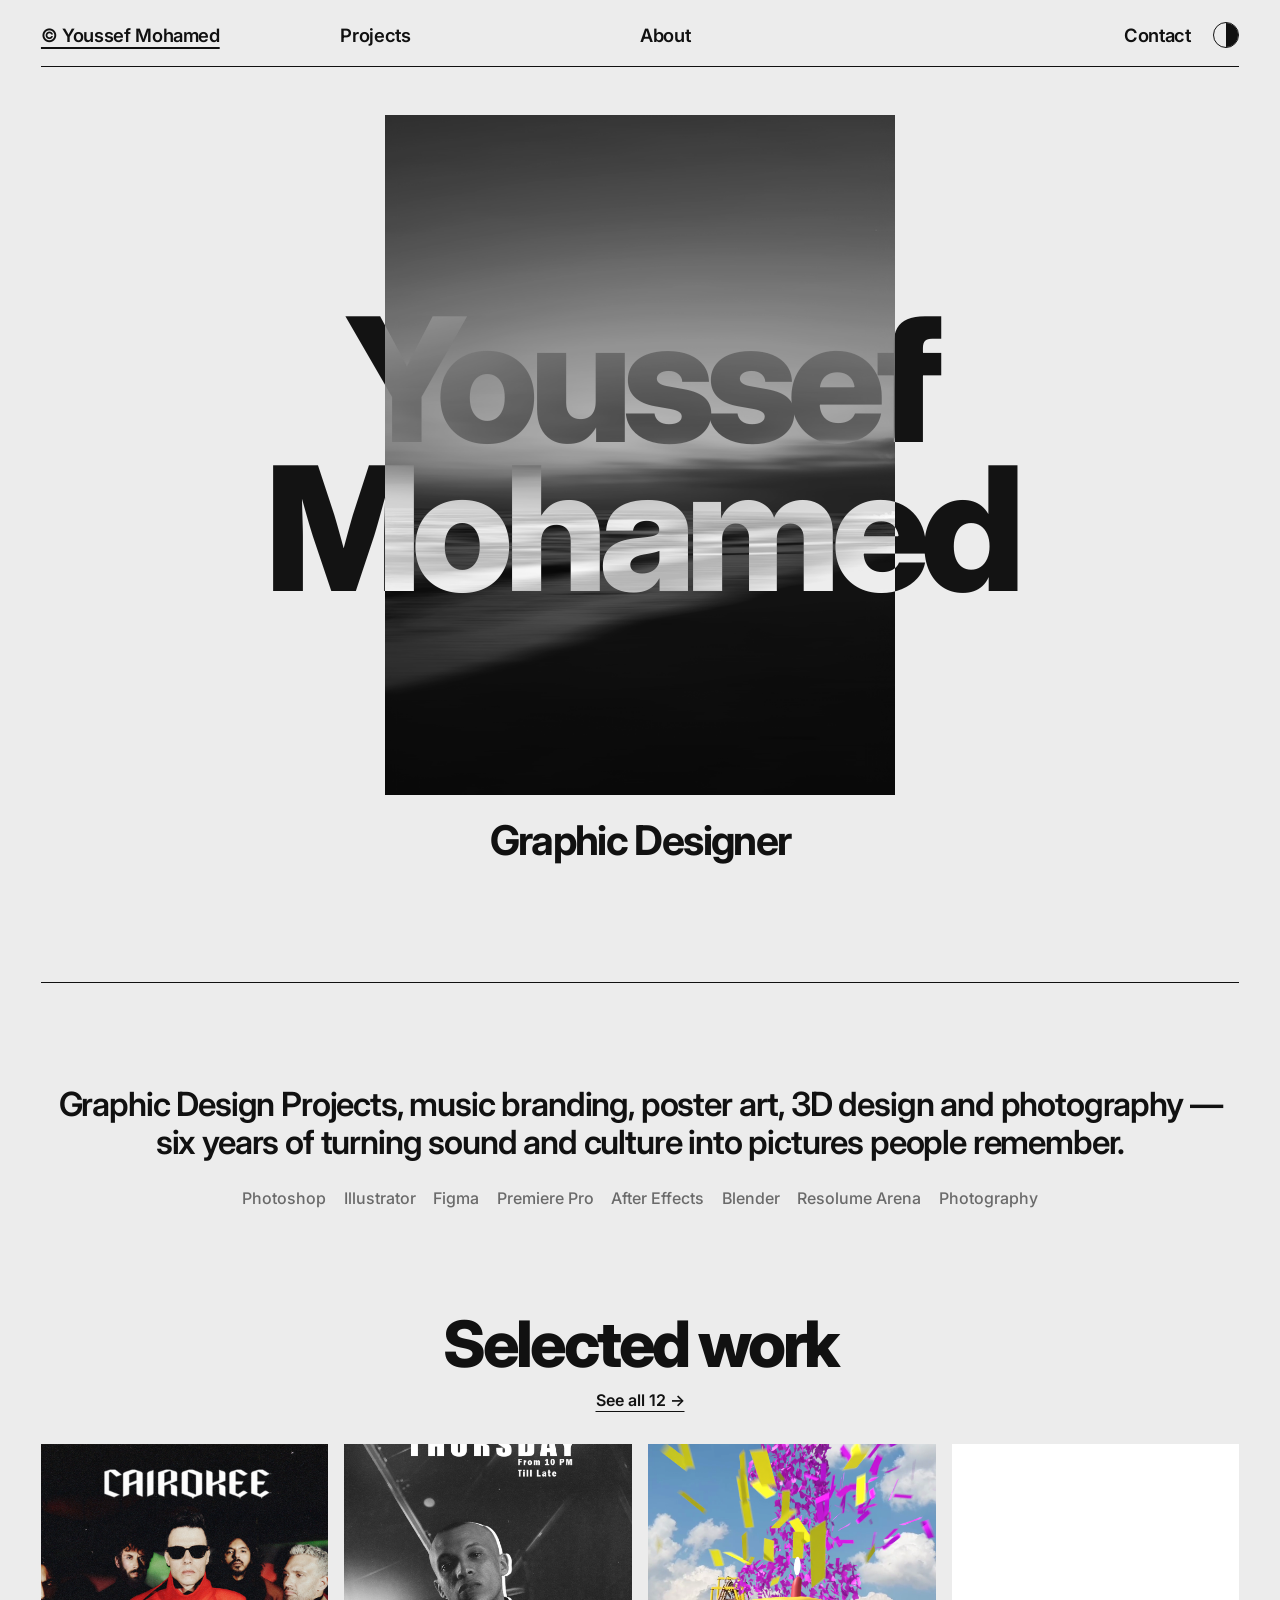
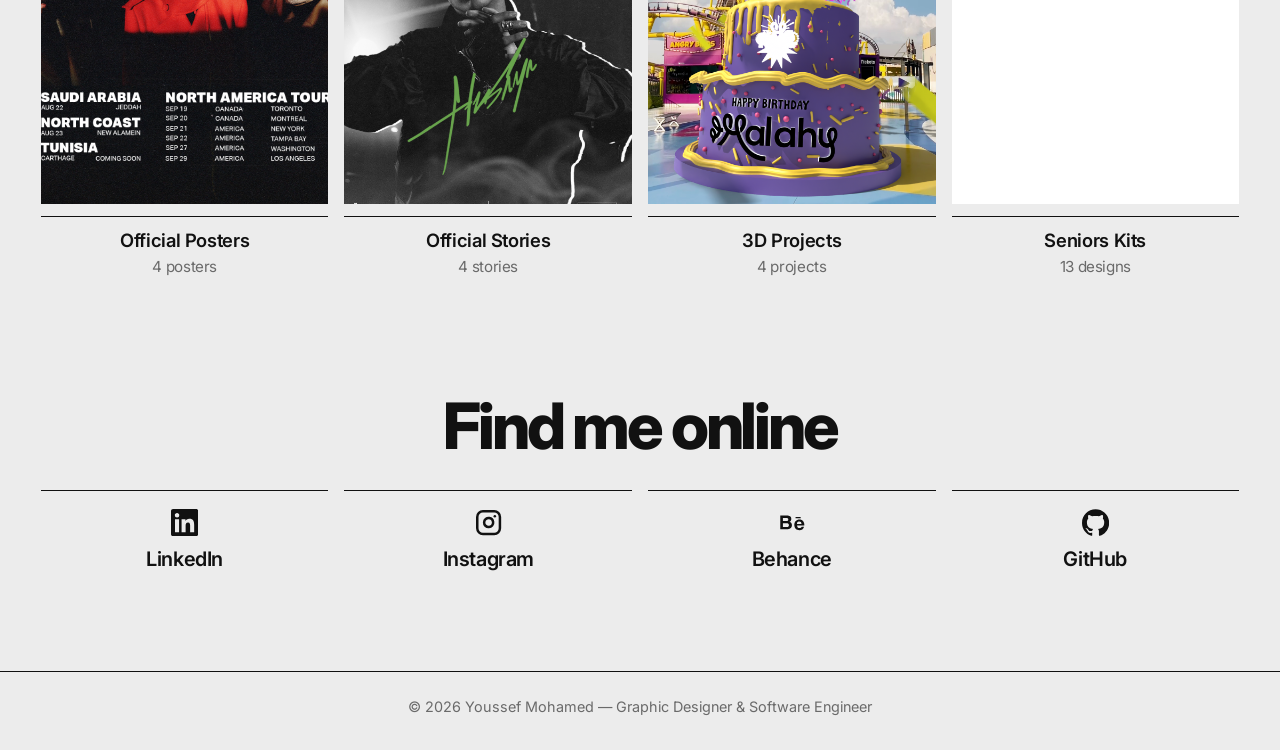
<file: index.html>
<!DOCTYPE html>
<html lang="en" class="no-js">
  <head>
    <meta charset="UTF-8">
    <meta name="viewport" content="width=device-width, initial-scale=1, viewport-fit=cover">
    <title>Youssef Mohamed — Graphic Designer &amp; Software Engineer</title>
    <meta
      name="description"
      content="Portfolio of Youssef Mohamed, a graphic designer and software engineer: posters, social content, 3D visuals, photography and brand work for artists and labels.">
    <meta name="theme-color" content="#ececec">
    <link rel="icon" href="favicon.svg" type="image/svg+xml">
    <link rel="canonical" href="https://youssefmohamedportfolio.vercel.app/">
    <meta property="og:type" content="website">
    <meta property="og:title" content="Youssef Mohamed — Graphic Designer &amp; Software Engineer">
    <meta
      property="og:description"
      content="Graphic design, software engineering, posters, social content, 3D visuals and photography.">
    <meta property="og:url" content="https://youssefmohamedportfolio.vercel.app/">
    <meta
      property="og:image"
      content="https://youssefmohamedportfolio.vercel.app/img/3d/render-03-thumb.webp">
    <meta name="twitter:card" content="summary_large_image">
    <link rel="preconnect" href="https://fonts.googleapis.com">
    <link rel="preconnect" href="https://fonts.gstatic.com" crossorigin>
    <link
      href="https://fonts.googleapis.com/css2?family=Inter:wght@400;500;600;700;800&amp;display=swap"
      rel="stylesheet">
    <script>
      try {
        var t = localStorage.getItem('ym-theme') || (matchMedia('(prefers-color-scheme: dark)').matches ? 'dark' : 'light');
        document.documentElement.setAttribute('data-theme', t);
      } catch (e) {}
    </script>
    <link rel="stylesheet" href="style.css">
    <script>
      document.documentElement.className = 'js';
    </script>
  </head>
  <body>
    <svg width="0" height="0" style="position:absolute" aria-hidden="true">
      <symbol id="i-linkedin" viewBox="0 0 24 24">
        <path
          fill="currentColor"
          d="M20.447 20.452H16.89v-5.569c0-1.328-.027-3.037-1.852-3.037-1.853 0-2.136
            1.445-2.136 2.939v5.667H9.351V9h3.414v1.561h.046c.477-.9 1.637-1.85 3.37-1.85
            3.601 0 4.267 2.37 4.267 5.455v6.286zM5.337 7.433a1.98 1.98 0
            01-1.977-1.98c0-1.093.885-1.98 1.977-1.98s1.977.887 1.977 1.98a1.98 1.98 0
            01-1.977 1.98zm1.782 13.019H3.555V9h3.564v11.452zM22.225 0H1.771C.792 0 0 .774 0
            1.729v20.542C0 23.227.792 24 1.771 24h20.451C23.2 24 24 23.227 24
            22.271V1.729C24 .774 23.2 0 22.222 0h.003z"/>
      </symbol>
      <symbol id="i-github" viewBox="0 0 24 24">
        <path
          fill="currentColor"
          d="M12 .297c-6.63 0-12 5.373-12 12 0 5.303 3.438 9.8 8.205
            11.385.6.113.82-.258.82-.577
            0-.285-.01-1.04-.015-2.04-3.338.724-4.042-1.61-4.042-1.61C4.422 18.07 3.633 17.7
            3.633 17.7c-1.087-.744.084-.729.084-.729 1.205.084 1.838 1.236 1.838 1.236 1.07
            1.835 2.809 1.305
            3.495.998.108-.776.417-1.305.76-1.605-2.665-.3-5.466-1.332-5.466-5.93
            0-1.31.465-2.38 1.235-3.22-.135-.303-.54-1.523.105-3.176 0 0 1.005-.322 3.3
            1.23.96-.267 1.98-.399 3-.405 1.02.006 2.04.138 3 .405 2.28-1.552 3.285-1.23
            3.285-1.23.645 1.653.24 2.873.12 3.176.765.84 1.23 1.91 1.23 3.22 0 4.61-2.805
            5.625-5.475 5.92.42.36.81 1.096.81 2.22 0 1.606-.015 2.896-.015 3.286 0
            .315.21.69.825.57C20.565 22.092 24 17.592 24 12.297c0-6.627-5.373-12-12-12"/>
      </symbol>
      <symbol id="i-behance" viewBox="0 0 24 24">
        <path
          fill="currentColor"
          d="M7.799 5.698c.589 0 1.12.051 1.606.156.482.107.894.28
            1.241.525.344.243.612.564.804.966.19.4.284.873.284 1.418 0 .608-.139 1.12-.418
            1.534-.28.412-.683.754-1.209 1.028.73.21 1.275.585 1.633 1.127.361.54.54
            1.191.54 1.955 0 .596-.12 1.113-.355 1.55-.237.436-.558.795-.963 1.078a4.24 4.24
            0 01-1.39.62 6.3 6.3 0 01-1.618.206H2V5.698h5.799zm-.29 4.998c.46 0 .836-.109
            1.128-.33.29-.22.437-.567.437-1.04 0-.27-.05-.492-.147-.67a1.12 1.12 0
            00-.394-.42 1.69 1.69 0 00-.58-.224 3.298 3.298 0
            00-.7-.07H4.341v2.754h3.168zm.157 5.237c.267 0
            .52-.027.758-.08.24-.054.45-.143.626-.267.178-.125.32-.292.424-.5.104-.211.156-.475.156-.795
            0-.632-.18-1.085-.535-1.357-.358-.271-.83-.407-1.415-.407H4.341v3.406h3.325zm9.768.378c.36.351.878.526
            1.555.526.484 0 .902-.12 1.255-.365.35-.244.566-.504.646-.782h2.15c-.343
            1.077-.87 1.845-1.575 2.303-.706.457-1.561.686-2.56.686-.695
            0-1.32-.111-1.877-.336a4.084 4.084 0 01-1.424-.962 4.38 4.38 0
            01-.907-1.488c-.214-.578-.32-1.212-.32-1.9 0-.666.109-1.288.326-1.868a4.44 4.44
            0 01.924-1.488 4.208 4.208 0 011.428-.982c.555-.236 1.167-.354 1.837-.354.748 0
            1.407.145 1.974.436.566.29 1.034.681 1.402 1.174.368.493.633 1.057.793
            1.693.162.635.214 1.3.159 1.993h-6.402c.031.763.25 1.302.616
            1.714zm2.706-4.737c-.29-.32-.744-.48-1.36-.48-.393 0-.72.066-.982.2a2.03 2.03 0
            00-.636.507 1.89 1.89 0 00-.34.657 2.926 2.926 0
            00-.107.679h4.046c-.086-.7-.332-1.243-.621-1.563zM15.5 7h4.5v1.2H15.5V7z"/>
      </symbol>
      <symbol id="i-instagram" viewBox="0 0 24 24">
        <g
          fill="none"
          stroke="currentColor"
          stroke-width="2.2"
          stroke-linecap="round"
          stroke-linejoin="round">
          <rect x="2" y="2" width="20" height="20" rx="5" ry="5"/>
          <path d="M16 11.37A4 4 0 1112.63 8 4 4 0 0116 11.37z"/>
          <line x1="17.5" y1="6.5" x2="17.51" y2="6.5"/>
        </g>
      </symbol>
      <symbol id="i-phone" viewBox="0 0 24 24">
        <path
          fill="none"
          stroke="currentColor"
          stroke-width="2.2"
          stroke-linecap="round"
          stroke-linejoin="round"
          d="M22 16.92v3a2 2 0 01-2.18 2 19.79 19.79 0 01-8.63-3.07A19.5 19.5 0 013.07
            11a19.79 19.79 0 01-3.07-8.67A2 2 0 012 .18h3a2 2 0 012 1.72c.127.96.361 1.903.7
            2.81a2 2 0 01-.45 2.11L6.09 7.91a16 16 0 006 6l1.27-1.27a2 2 0
            012.11-.45c.907.339 1.85.573 2.81.7A2 2 0 0122 14.92z"/>
      </symbol>
      <symbol id="i-email" viewBox="0 0 24 24">
        <g
          fill="none"
          stroke="currentColor"
          stroke-width="2.2"
          stroke-linecap="round"
          stroke-linejoin="round">
          <path d="M4 4h16c1.1 0 2 .9 2 2v12c0 1.1-.9 2-2 2H4c-1.1 0-2-.9-2-2V6c0-1.1.9-2 2-2z"/>
          <polyline points="22,6 12,13 2,6"/>
        </g>
      </symbol>
    </svg>
    <a class="skip" href="#main">Skip to content</a>
    <header class="hdr">
      <div class="wrap">
        <div class="hdr-in">
          <a href="#/" data-nav="home" aria-label="Youssef Mohamed — home">© Youssef Mohamed</a>
          <a class="nav-d" href="#/work" data-nav="work">Projects</a>
          <a class="nav-d" href="#/about" data-nav="about">About</a>
          <div class="hdr-right">
            <a class="nav-d" href="#/contact" data-nav="contact">Contact</a>
            <button class="theme-btn" id="theme" type="button" aria-label="Switch theme"></button>
            <button class="menu-btn" id="menu-btn" type="button" aria-expanded="false" aria-controls="menu">
              Menu
            </button>
          </div>
        </div>
      </div>
    </header>
    <div class="menu" id="menu" hidden>
      <div class="menu-top">
        <span>© Youssef Mohamed</span>
        <button type="button" id="menu-close">Close</button>
      </div>
      <nav class="menu-main" aria-label="Main">
        <a href="#/" data-nav="home">Home</a>
        <a href="#/work" data-nav="work">Projects</a>
        <a href="#/about" data-nav="about">About</a>
        <a href="#/contact" data-nav="contact">Contact</a>
      </nav>
      <nav class="menu-sub" aria-label="Collections">
        <span class="lbl">Projects</span>
        <a href="#/brands">Work Experience</a>
        <a href="#/posters">Official Posters</a>
        <a href="#/stories">Official Stories</a>
        <a href="#/social">Social Media Posts</a>
        <a href="#/artworks">Official Artworks</a>
        <a href="#/seniors">Seniors Kits</a>
        <a href="#/collab">Collaborations</a>
        <a href="#/3d">3D Projects</a>
        <a href="#/backscreen">Visuals Backscreen</a>
        <a href="#/exhibitions">Exhibitions</a>
        <a href="#/photography">Photography &amp; Editing</a>
        <a href="#/my-artworks">My Artworks</a>
      </nav>
    </div>
    <main id="main">
      <section
        class="view"
        id="view-home"
        data-title="Youssef Mohamed — Graphic Designer &amp; Software Engineer"
        aria-label="Home">
        <div class="wrap hero">
          <div class="hero-center">
            <div class="hero-panel">
              <img src="img/bw.png" alt="" fetchpriority="high" decoding="async">
            </div>
            <h1 id="h-home" tabindex="-1"><span>Youssef</span><span>Mohamed</span></h1>
          </div>
          <div class="hero-foot">
            <p class="role">
              <span class="sr">Graphic Designer, Software Engineer</span>
              <span class="tw" aria-hidden="true" data-text="Graphic Designer">Graphic Designer</span>
              <span class="tw" aria-hidden="true" data-text="Software Engineer">Software Engineer</span>
            </p>
          </div>
          <div class="intro">
            <span></span>
            <div>
              <p>
                Graphic Design Projects, music branding, poster art, 3D design and photography — six years of
                turning sound and culture into pictures people remember.
              </p>
              <ul class="tools" aria-label="Tools">
                <li>Photoshop</li>
                <li>Illustrator</li>
                <li>Figma</li>
                <li>Premiere Pro</li>
                <li>After Effects</li>
                <li>Blender</li>
                <li>Resolume Arena</li>
                <li>Photography</li>
              </ul>
            </div>
          </div>
          <div class="sec-head">
            <h2>Selected work</h2>
            <a class="more" href="#/work">See all 12 →</a>
          </div>
          <div class="tiles four">
            <a class="tile" href="#/posters">
              <div class="fig">
                <img
                  src="assets/cairoke_poster.jpg"
                  alt="Official Posters cover"
                  loading="lazy"
                  decoding="async">
              </div>
              <div class="tile-t"><span>Official Posters</span><small>4 posters</small></div>
            </a>
            <a class="tile" href="#/stories">
              <div class="fig">
                <img
                  src="img/stories/husayen_story.jpg"
                  alt="Official Stories cover"
                  loading="lazy"
                  decoding="async">
              </div>
              <div class="tile-t"><span>Official Stories</span><small>4 stories</small></div>
            </a>
            <a class="tile" href="#/3d">
              <div class="fig">
                <img
                  src="assets/3D/Render1.png"
                  alt="3D Projects cover"
                  loading="lazy"
                  decoding="async">
              </div>
              <div class="tile-t"><span>3D Projects</span><small>4 projects</small></div>
            </a>
            <a class="tile" href="#/seniors">
              <div class="fig contain">
                <img src="img/seniors/polo.png" alt="Seniors Kits cover" loading="lazy" decoding="async">
              </div>
              <div class="tile-t"><span>Seniors Kits</span><small>13 designs</small></div>
            </a>
          </div>
          <div class="connect reveal">
            <h2>Find me online</h2>
            <div class="connect-grid">
              <a href="https://linkedin.com/in/yusfmohamed" target="_blank" rel="noopener">
                <svg class="ic" aria-hidden="true">
                  <use href="#i-linkedin"/>
                </svg>
                <span>LinkedIn</span>
                <b aria-hidden="true">↗</b>
              </a>
              <a href="https://instagram.com/yusf4u" target="_blank" rel="noopener">
                <svg class="ic" aria-hidden="true">
                  <use href="#i-instagram"/>
                </svg>
                <span>Instagram</span>
                <b aria-hidden="true">↗</b>
              </a>
              <a href="https://behance.net/yusf4u" target="_blank" rel="noopener">
                <svg class="ic" aria-hidden="true">
                  <use href="#i-behance"/>
                </svg>
                <span>Behance</span>
                <b aria-hidden="true">↗</b>
              </a>
              <a href="https://github.com/yusfmohamed" target="_blank" rel="noopener">
                <svg class="ic" aria-hidden="true">
                  <use href="#i-github"/>
                </svg>
                <span>GitHub</span>
                <b aria-hidden="true">↗</b>
              </a>
            </div>
          </div>
        </div>
      </section>
      <section class="view" id="view-work" data-title="Projects" aria-labelledby="h-work">
        <div class="wrap">
          <header class="view-head">
            <h1 id="h-work" tabindex="-1">Projects</h1>
            <p class="lede">Pick a collection to explore it.</p>
            <div class="chips" role="group" aria-label="Filter projects">
              <button type="button" class="chip is-on" data-filter="all" aria-pressed="true">All</button>
              <button type="button" class="chip" data-filter="client" aria-pressed="false">
                Client Work
              </button>
              <button type="button" class="chip" data-filter="motion" aria-pressed="false">
                3D &amp; Motion
              </button>
              <button type="button" class="chip" data-filter="personal" aria-pressed="false">Personal</button>
            </div>
          </header>
          <div class="tiles">
            <div class="tile-wrap" data-tab="client">
              <a class="tile" href="#/brands">
                <div class="fig contain">
                  <img
                    src="img/brands/im-rubiks-thumb.webp"
                    alt="Work Experience cover"
                    loading="lazy"
                    decoding="async">
                </div>
                <div class="tile-t"><span>Work Experience</span><small>6 experiences</small></div>
              </a>
            </div>
            <div class="tile-wrap" data-tab="client">
              <a class="tile" href="#/posters">
                <div class="fig">
                  <img
                    src="assets/cairoke_poster.jpg"
                    alt="Official Posters cover"
                    loading="lazy"
                    decoding="async">
                </div>
                <div class="tile-t"><span>Official Posters</span><small>4 posters</small></div>
              </a>
            </div>
            <div class="tile-wrap" data-tab="client">
              <a class="tile" href="#/stories">
                <div class="fig">
                  <img
                    src="img/stories/husayen_story.jpg"
                    alt="Official Stories cover"
                    loading="lazy"
                    decoding="async">
                </div>
                <div class="tile-t"><span>Official Stories</span><small>4 stories</small></div>
              </a>
            </div>
            <div class="tile-wrap" data-tab="client">
              <a class="tile" href="#/social">
                <div class="fig">
                  <img src="img/social/01.png" alt="Social Media Posts cover" loading="lazy" decoding="async">
                </div>
                <div class="tile-t"><span>Social Media Posts</span><small>3 posts</small></div>
              </a>
            </div>
            <div class="tile-wrap" data-tab="client">
              <a class="tile" href="#/artworks">
                <div class="fig">
                  <img
                    src="assets/artworks/artwork3.jpg"
                    alt="Official Artworks cover"
                    loading="lazy"
                    decoding="async">
                </div>
                <div class="tile-t"><span>Official Artworks</span><small>6 artworks</small></div>
              </a>
            </div>
            <div class="tile-wrap" data-tab="client">
              <a class="tile" href="#/seniors">
                <div class="fig contain">
                  <img
                    src="img/seniors/polo.png"
                    alt="Seniors Kits cover"
                    loading="lazy"
                    decoding="async">
                </div>
                <div class="tile-t"><span>Seniors Kits</span><small>13 designs</small></div>
              </a>
            </div>
            <div class="tile-wrap" data-tab="client">
              <a class="tile" href="#/collab">
                <div class="fig">
                  <img
                    src="img/collab/snitch-thumb.webp"
                    alt="Collaborations cover"
                    loading="lazy"
                    decoding="async">
                </div>
                <div class="tile-t"><span>Collaborations</span><small>1 collaboration</small></div>
              </a>
            </div>
            <div class="tile-wrap" data-tab="motion">
              <a class="tile" href="#/3d">
                <div class="fig">
                  <img src="img/3d/Render1.png" alt="3D Projects cover" loading="lazy" decoding="async">
                </div>
                <div class="tile-t"><span>3D Projects</span><small>4 projects</small></div>
              </a>
            </div>
            <div class="tile-wrap" data-tab="motion">
              <a class="tile" href="#/backscreen">
                <div class="fig">
                  <img
                    src="assets/3D/visual.png"
                    alt="Visuals Backscreen cover"
                    loading="lazy"
                    decoding="async">
                </div>
                <div class="tile-t"><span>Visuals Backscreen</span><small>1 visual</small></div>
              </a>
            </div>
            <div class="tile-wrap" data-tab="personal">
              <a class="tile" href="#/exhibitions">
                <div class="fig">
                  <img
                    src="img/exhibitions/exhibition-01-thumb.webp"
                    alt="Exhibitions cover"
                    loading="lazy"
                    decoding="async">
                </div>
                <div class="tile-t"><span>Exhibitions</span><small>2 exhibitions</small></div>
              </a>
            </div>
            <div class="tile-wrap" data-tab="personal">
              <a class="tile" href="#/photography">
                <div class="fig">
                  <img
                    src="img/photography/01.jpeg"
                    alt="Photography &amp; Editing cover"
                    loading="lazy"
                    decoding="async">
                </div>
                <div class="tile-t"><span>Photography &amp; Editing</span><small>6 photos</small></div>
              </a>
            </div>
            <div class="tile-wrap" data-tab="personal">
              <a class="tile" href="#/my-artworks">
                <div class="fig">
                  <img src="img/my-artworks/art-07.webp" alt="My Artworks cover" loading="lazy" decoding="async">
                </div>
                <div class="tile-t"><span>My Artworks</span><small>11 artworks</small></div>
              </a>
            </div>
          </div>
        </div>
      </section>
      <section class="view" id="view-about" data-title="About" aria-labelledby="h-about">
        <div class="wrap">
          <header class="view-head">
            <h1 id="h-about" tabindex="-1">About</h1>
          </header>
          <p class="about-text">
            21-year-old Graphic Designer &amp; Software Engineering student at the Egyptian Chinese University.
            6+ years of hands-on experience in Adobe Photoshop, Illustrator, and a wide range of creative tools.
            Passionate about visual identity, music branding, poster art, 3D design, and photography.
          </p>
          <ul class="tools" aria-label="Tools">
            <li>Photoshop</li>
            <li>Illustrator</li>
            <li>Figma</li>
            <li>Premiere Pro</li>
            <li>After Effects</li>
            <li>Blender</li>
            <li>Resolume Arena</li>
            <li>Photography</li>
            <li>6 Years Exp.</li>
          </ul>
          <h2 class="stack-title">Tech stack</h2>
          <div class="stack">
            <div>
              <h3>Languages</h3>
              <ul>
                <li>C++</li>
                <li>Python</li>
                <li>OOP</li>
                <li>SQL</li>
              </ul>
            </div>
            <div>
              <h3>Web</h3>
              <ul>
                <li>HTML</li>
                <li>CSS</li>
                <li>JavaScript</li>
              </ul>
            </div>
            <div>
              <h3>Mobile</h3>
              <ul>
                <li>Flutter</li>
                <li>Expo</li>
                <li>React Native</li>
              </ul>
            </div>
            <div>
              <h3>UML Diagrams</h3>
              <ul>
                <li>Database Design</li>
                <li>UML Diagram fundamentals</li>
              </ul>
            </div>
          </div>
          <div style="margin-top:3rem;display:flex;flex-wrap:wrap;justify-content:center;gap:.8rem">
            <a class="btn solid" href="#/work">See the work</a>
            <a class="btn" href="#/contact">Contact me</a>
          </div>
        </div>
      </section>
      <section class="view" id="view-brands" data-title="Work Experience" aria-labelledby="h-brands">
        <div class="wrap">
          <nav class="crumbs" aria-label="Breadcrumb">
            <a href="#/work">All projects</a>
            <span>/</span>
            <span>Client Work</span>
          </nav>
          <header class="view-head">
            <h1 id="h-brands" tabindex="-1">Work Experience</h1>
            <p class="lede">
              Selected organizations and creative teams I have worked with, with the years of collaboration shown
              below.
            </p>
          </header>
          <ul class="gal g-sq">
            <li>
              <div class="fig sq contain">
                <a
                  class="lb"
                  href="img/brands/sout-sharq-thumb.webp"
                  data-caption="Sout Sharq"
                  aria-label="View larger: Sout Sharq">
                  <img
                    src="img/brands/sout-sharq-thumb.webp"
                    alt="Sout Sharq"
                    loading="lazy"
                    decoding="async">
                </a>
              </div>
              <p class="cap"><strong>Sout Sharq</strong><span>2022 – Present</span></p>
            </li>
            <li>
              <div class="fig sq contain">
                <a
                  class="lb"
                  href="img/brands/mtown-studios-thumb.webp"
                  data-caption="Mtown Studios"
                  aria-label="View larger: Mtown Studios">
                  <img
                    src="img/brands/mtown-studios-thumb.webp"
                    alt="Mtown Studios"
                    loading="lazy"
                    decoding="async">
                </a>
              </div>
              <p class="cap"><strong>Mtown Studios</strong><span>2022 – 2024</span></p>
            </li>
            <li>
              <div class="fig sq contain">
                <a
                  class="lb"
                  href="img/brands/im-rubiks-thumb.webp"
                  data-caption="IM Rubiks"
                  aria-label="View larger: IM Rubiks">
                  <img src="img/brands/im-rubiks-thumb.webp" alt="IM Rubiks" loading="lazy" decoding="async">
                </a>
              </div>
              <p class="cap"><strong>IM Rubiks</strong><span>2024 – 2025</span></p>
            </li>
            <li>
              <div class="fig sq contain">
                <a
                  class="lb"
                  href="img/brands/olyve-thumb.webp"
                  data-caption="OLYVE"
                  aria-label="View larger: OLYVE">
                  <img src="img/brands/olyve-thumb.webp" alt="OLYVE" loading="lazy" decoding="async">
                </a>
              </div>
              <p class="cap"><strong>OLYVE</strong><span>2025 – 2026</span></p>
            </li>
            <li>
              <div class="fig sq contain">
                <a
                  class="lb"
                  href="img/brands/buscar.webp.webp"
                  data-caption="Buscar Brand"
                  aria-label="View larger: Buscar Brand">
                  <img src="img/brands/buscar.webp.webp" alt="Buscar Brand" loading="lazy" decoding="async">
                </a>
              </div>
              <p class="cap"><strong>Buscar Brand</strong><span>Freelancing</span></p>
            </li>
            <li>
              <div class="fig sq contain">
                <a
                  class="lb"
                  href="img/brands/mga.png"
                  data-caption="MGA Events"
                  aria-label="View larger: MGA Events">
                  <img src="img/brands/mga.png" alt="MGA Events" loading="lazy" decoding="async">
                </a>
              </div>
              <p class="cap"><strong>MGA Events</strong><span>2026 – Present</span></p>
            </li>
          </ul>
          <nav class="pager" aria-label="More collections">
            <a href="#/my-artworks"><small>← Previous</small><strong>My Artworks</strong></a>
            <a class="next" href="#/posters"><small>Next →</small><strong>Official Posters</strong></a>
          </nav>
        </div>
      </section>
      <section class="view" id="view-posters" data-title="Official Posters" aria-labelledby="h-posters">
        <div class="wrap">
          <nav class="crumbs" aria-label="Breadcrumb">
            <a href="#/work">All projects</a>
            <span>/</span>
            <span>Client Work</span>
          </nav>
          <header class="view-head">
            <h1 id="h-posters" tabindex="-1">Official Posters</h1>
            <p class="lede">
              Official posters curated for brands and artists for their concerts, releases, and events — designed
              using Adobe Photoshop and Illustrator, combining strong typographic systems with cinematic visuals
              to capture the energy of each moment and drive real-world attendance and engagement.
            </p>
          </header>
          <ul class="gal g-sq">
            <li>
              <div class="fig sq">
                <a
                  class="lb"
                  href="img/posters/cairoke-thumb.webp"
                  data-caption="Cairoke poster"
                  aria-label="View larger: Cairoke poster">
                  <img
                    src="img/posters/cairoke-thumb.webp"
                    alt="Cairoke poster"
                    loading="lazy"
                    decoding="async">
                </a>
              </div>
            </li>
            <li>
              <div class="fig sq">
                <a
                  class="lb"
                  href="img/posters/mtown-thumb.webp"
                  data-caption="M-Town poster"
                  aria-label="View larger: M-Town poster">
                  <img src="img/posters/mtown-thumb.webp" alt="M-Town poster" loading="lazy" decoding="async">
                </a>
              </div>
            </li>
            <li>
              <div class="fig sq">
                <a
                  class="lb"
                  href="img/posters/husayen-thumb.webp"
                  data-caption="Husayen poster"
                  aria-label="View larger: Husayen poster">
                  <img
                    src="img/posters/husayen-thumb.webp"
                    alt="Husayen poster"
                    loading="lazy"
                    decoding="async">
                </a>
              </div>
            </li>
            <li>
              <div class="fig sq">
                <a
                  class="lb"
                  href="img/posters/young-amr-thumb.webp"
                  data-caption="Young Amr poster"
                  aria-label="View larger: Young Amr poster">
                  <img
                    src="img/posters/young-amr-thumb.webp"
                    alt="Young Amr poster"
                    loading="lazy"
                    decoding="async">
                </a>
              </div>
            </li>
          </ul>
          <nav class="pager" aria-label="More collections">
            <a href="#/brands"><small>← Previous</small><strong>Work Experience</strong></a>
            <a class="next" href="#/stories"><small>Next →</small><strong>Official Stories</strong></a>
          </nav>
        </div>
      </section>
      <section class="view" id="view-stories" data-title="Official Stories" aria-labelledby="h-stories">
        <div class="wrap">
          <nav class="crumbs" aria-label="Breadcrumb">
            <a href="#/work">All projects</a>
            <span>/</span>
            <span>Client Work</span>
          </nav>
          <header class="view-head">
            <h1 id="h-stories" tabindex="-1">Official Stories</h1>
            <p class="lede">
              Vertical story formats tailored for Instagram and social platforms — fast, punchy, and visually
              consistent with each artist's brand identity, crafted in Photoshop for maximum mobile-first impact.
            </p>
          </header>
          <ul class="gal g-st">
            <li>
              <div class="fig st">
                <a
                  class="lb"
                  href="img/stories/cairoke_story.png"
                  data-caption="Cairoke story"
                  aria-label="View larger: Cairoke story">
                  <img
                    src="img/stories/cairoke_story.png"
                    alt="Cairoke story"
                    loading="lazy"
                    decoding="async">
                </a>
              </div>
            </li>
            <li>
              <div class="fig st">
                <a
                  class="lb"
                  href="img/stories/story_poster.jpg"
                  data-caption="Story poster"
                  aria-label="View larger: Story poster">
                  <img src="img/stories/story_poster.jpg" alt="Story poster" loading="lazy" decoding="async">
                </a>
              </div>
            </li>
            <li>
              <div class="fig st">
                <a
                  class="lb"
                  href="img/stories/husayen_story.jpg"
                  data-caption="Husayen story"
                  aria-label="View larger: Husayen story">
                  <img
                    src="img/stories/husayen_story.jpg"
                    alt="Husayen story"
                    loading="lazy"
                    decoding="async">
                </a>
              </div>
            </li>
            <li>
              <div class="fig st">
                <a
                  class="lb"
                  href="img/stories/young_amr_story.jpg"
                  data-caption="Young Amr story"
                  aria-label="View larger: Young Amr story">
                  <img
                    src="img/stories/young_amr_story.jpg"
                    alt="Young Amr story"
                    loading="lazy"
                    decoding="async">
                </a>
              </div>
            </li>
          </ul>
          <nav class="pager" aria-label="More collections">
            <a href="#/posters"><small>← Previous</small><strong>Official Posters</strong></a>
            <a class="next" href="#/social"><small>Next →</small><strong>Social Media Posts</strong></a>
          </nav>
        </div>
      </section>
      <section class="view" id="view-social" data-title="Social Media Posts" aria-labelledby="h-social">
        <div class="wrap">
          <nav class="crumbs" aria-label="Breadcrumb">
            <a href="#/work">All projects</a>
            <span>/</span>
            <span>Client Work</span>
          </nav>
          <header class="view-head">
            <h1 id="h-social" tabindex="-1">Social Media Posts</h1>
            <p class="lede">
              A curated selection of social media content crafted for various artists and brands. Each post is
              designed to maximize visual impact on platforms like Instagram and Facebook — balancing strong
              typography, bold color choices, and brand-consistent aesthetics to drive engagement and online
              presence.
            </p>
          </header>
          <ul class="gal g-s3">
            <li>
              <div class="fig st">
                <a
                  class="lb"
                  href="img/social/01.png"
                  data-caption="Post 01"
                  aria-label="View larger: Post 01">
                  <img src="img/social/01.png" alt="Post 01" loading="lazy" decoding="async">
                </a>
              </div>
            </li>
            <li>
              <div class="fig st">
                <a
                  class="lb"
                  href="img/social/02.png"
                  data-caption="Post 02"
                  aria-label="View larger: Post 02">
                  <img src="img/social/02.png" alt="Post 02" loading="lazy" decoding="async">
                </a>
              </div>
            </li>
            <li>
              <div class="fig st">
                <a
                  class="lb"
                  href="img/social/03.jpg"
                  data-caption="Post 03"
                  aria-label="View larger: Post 03">
                  <img src="img/social/03.jpg" alt="Post 03" loading="lazy" decoding="async">
                </a>
              </div>
            </li>
          </ul>
          <nav class="pager" aria-label="More collections">
            <a href="#/stories"><small>← Previous</small><strong>Official Stories</strong></a>
            <a class="next" href="#/artworks"><small>Next →</small><strong>Official Artworks</strong></a>
          </nav>
        </div>
      </section>
      <section class="view" id="view-artworks" data-title="Official Artworks" aria-labelledby="h-artworks">
        <div class="wrap">
          <nav class="crumbs" aria-label="Breadcrumb">
            <a href="#/work">All projects</a>
            <span>/</span>
            <span>Client Work</span>
          </nav>
          <header class="view-head">
            <h1 id="h-artworks" tabindex="-1">Official Artworks</h1>
            <p class="lede">
              A collection of graphic artworks created for official releases — album covers, single artwork, and
              visual identity pieces produced in Adobe Photoshop and Illustrator for artists and labels.
            </p>
          </header>
          <ul class="gal g-sq">
            <li>
              <div class="fig sq">
                <a
                  class="lb"
                  href="img/artworks/artwork-01-thumb.webp"
                  data-caption="Official artwork 1"
                  aria-label="View larger: Official artwork 1">
                  <img
                    src="img/artworks/artwork-01-thumb.webp"
                    alt="Official artwork 1"
                    loading="lazy"
                    decoding="async">
                </a>
              </div>
            </li>
            <li>
              <div class="fig sq">
                <a
                  class="lb"
                  href="img/artworks/artwork-02-thumb.webp"
                  data-caption="Official artwork 2"
                  aria-label="View larger: Official artwork 2">
                  <img
                    src="img/artworks/artwork-02-thumb.webp"
                    alt="Official artwork 2"
                    loading="lazy"
                    decoding="async">
                </a>
              </div>
            </li>
            <li>
              <div class="fig sq">
                <a
                  class="lb"
                  href="img/artworks/artwork-03-thumb.webp"
                  data-caption="Official artwork 3"
                  aria-label="View larger: Official artwork 3">
                  <img
                    src="img/artworks/artwork-03-thumb.webp"
                    alt="Official artwork 3"
                    loading="lazy"
                    decoding="async">
                </a>
              </div>
            </li>
            <li>
              <div class="fig sq">
                <a
                  class="lb"
                  href="img/artworks/artwork-04-thumb.webp"
                  data-caption="Official artwork 4"
                  aria-label="View larger: Official artwork 4">
                  <img
                    src="img/artworks/artwork-04-thumb.webp"
                    alt="Official artwork 4"
                    loading="lazy"
                    decoding="async">
                </a>
              </div>
            </li>
            <li>
              <div class="fig sq">
                <a
                  class="lb"
                  href="img/artworks/artwork-07-thumb.webp"
                  data-caption="Official artwork 5"
                  aria-label="View larger: Official artwork 5">
                  <img
                    src="img/artworks/artwork-07-thumb.webp"
                    alt="Official artwork 5"
                    loading="lazy"
                    decoding="async">
                </a>
              </div>
            </li>
            <li>
              <div class="fig sq">
                <a
                  class="lb"
                  href="img/artworks/artwork-08-thumb.webp"
                  data-caption="Official artwork 6"
                  aria-label="View larger: Official artwork 6">
                  <img
                    src="img/artworks/artwork-08-thumb.webp"
                    alt="Official artwork 6"
                    loading="lazy"
                    decoding="async">
                </a>
              </div>
            </li>
          </ul>
          <nav class="pager" aria-label="More collections">
            <a href="#/social"><small>← Previous</small><strong>Social Media Posts</strong></a>
            <a class="next" href="#/seniors"><small>Next →</small><strong>Seniors Kits</strong></a>
          </nav>
        </div>
      </section>
      <section class="view" id="view-seniors" data-title="Seniors Kits" aria-labelledby="h-seniors">
        <div class="wrap">
          <nav class="crumbs" aria-label="Breadcrumb">
            <a href="#/work">All projects</a>
            <span>/</span>
            <span>Client Work</span>
          </nav>
          <header class="view-head">
            <h1 id="h-seniors" tabindex="-1">Seniors Kits</h1>
            <p class="lede">
              A full graduation kit design series — crafting cohesive visual packages
              for seniors including identity templates, banners, and keepsake designs using Adobe Photoshop and
              Illustrator.
            </p>
          </header>
          <div class="sen">
            <figure>
              <div class="fig sq contain">
                <a
                  class="lb"
                  href="img/seniors/Front-SIS.png"
                  data-caption="Seniors kit — T-shirt front"
                  aria-label="View larger: Seniors kit — T-shirt front">
                  <img
                    src="img/seniors/Front-SIS.png"
                    alt="Seniors kit — T-shirt front"
                    loading="lazy"
                    decoding="async">
                </a>
              </div>
              <div class="sen-label">
                <span>T-shirt — Front</span>
                <button type="button" data-scroll="sen-back">Back ↓</button>
              </div>
            </figure>
            <figure id="sen-back">
              <div class="fig sq contain">
                <a
                  class="lb"
                  href="img/seniors/Back-SIS.png"
                  data-caption="Seniors kit — T-shirt back"
                  aria-label="View larger: Seniors kit — T-shirt back">
                  <img
                    src="img/seniors/Back-SIS.png"
                    alt="Seniors kit — T-shirt back"
                    loading="lazy"
                    decoding="async">
                </a>
              </div>
              <div class="sen-label"><span>T-shirt — Back</span><span></span></div>
            </figure>
          </div>
          <h2 class="sen-more">More designs</h2>
          <ul class="gal g-sq">
            <li>
              <div class="fig sq contain">
                <a
                  class="lb"
                  href="img/seniors/FrontALS.jpg"
                  data-caption="Seniors kit design 01"
                  aria-label="View larger: Seniors kit design 01">
                  <img
                    src="img/seniors/FrontALS.jpg"
                    alt="Seniors kit design 01"
                    loading="lazy"
                    decoding="async">
                </a>
              </div>
            </li>
            <li>
              <div class="fig sq contain">
                <a
                  class="lb"
                  href="img/seniors/BackALS.jpg"
                  data-caption="Seniors kit design 02"
                  aria-label="View larger: Seniors kit design 02">
                  <img
                    src="img/seniors/BackALS.jpg"
                    alt="Seniors kit design 02"
                    loading="lazy"
                    decoding="async">
                </a>
              </div>
            </li>
            <li>
              <div class="fig sq contain">
                <a
                  class="lb"
                  href="img/seniors/JerseyALS.jpg"
                  data-caption="Seniors kit design 03"
                  aria-label="View larger: Seniors kit design 03">
                  <img
                    src="img/seniors/JerseyALS.jpg"
                    alt="Seniors kit design 03"
                    loading="lazy"
                    decoding="async">
                </a>
              </div>
            </li>
            <li>
              <div class="fig sq contain">
                <a
                  class="lb"
                  href="img/seniors/FrontGLS.jpg"
                  data-caption="Seniors kit design 04"
                  aria-label="View larger: Seniors kit design 04">
                  <img
                    src="img/seniors/FrontGLS.jpg"
                    alt="Seniors kit design 04"
                    loading="lazy"
                    decoding="async">
                </a>
              </div>
            </li>
            <li>
              <div class="fig sq contain">
                <a
                  class="lb"
                  href="img/seniors/BackGLS.jpg"
                  data-caption="Seniors kit design 05"
                  aria-label="View larger: Seniors kit design 05">
                  <img
                    src="img/seniors/BackGLS.jpg"
                    alt="Seniors kit design 05"
                    loading="lazy"
                    decoding="async">
                </a>
              </div>
            </li>
            <li>
              <div class="fig sq contain">
                <a
                  class="lb"
                  href="img/seniors/Jersey-BUC.png"
                  data-caption="Seniors kit design 07"
                  aria-label="View larger: Seniors kit design 07">
                  <img
                    src="img/seniors/Jersey-BUC.png"
                    alt="Seniors kit design 07"
                    loading="lazy"
                    decoding="async">
                </a>
              </div>
            </li>
            <li>
              <div class="fig sq contain">
                <a
                  class="lb"
                  href="img/seniors/FrontMEIS.jpg"
                  data-caption="Seniors kit design 08"
                  aria-label="View larger: Seniors kit design 08">
                  <img
                    src="img/seniors/FrontMEIS.jpg"
                    alt="Seniors kit design 08"
                    loading="lazy"
                    decoding="async">
                </a>
              </div>
            </li>
            <li>
              <div class="fig sq contain">
                <a
                  class="lb"
                  href="img/seniors/BackMEIS.jpg"
                  data-caption="Seniors kit design 09"
                  aria-label="View larger: Seniors kit design 09">
                  <img
                    src="img/seniors/BackMEIS.jpg"
                    alt="Seniors kit design 09"
                    loading="lazy"
                    decoding="async">
                </a>
              </div>
            </li>
            <li>
              <div class="fig sq contain">
                <a
                  class="lb"
                  href="img/seniors/senior-10-thumb.webp"
                  data-caption="Seniors kit design 10"
                  aria-label="View larger: Seniors kit design 10">
                  <img
                    src="img/seniors/senior-10-thumb.webp"
                    alt="Seniors kit design 10"
                    loading="lazy"
                    decoding="async">
                </a>
              </div>
            </li>
            <li>
              <div class="fig sq contain">
                <a
                  class="lb"
                  href="img/seniors/FrontRLS.jpg"
                  data-caption="Seniors kit design 11"
                  aria-label="View larger: Seniors kit design 11">
                  <img
                    src="img/seniors/FrontRLS.jpg"
                    alt="Seniors kit design 11"
                    loading="lazy"
                    decoding="async">
                </a>
              </div>
            </li>
            <li>
              <div class="fig sq contain">
                <a
                  class="lb"
                  href="img/seniors/BackRLS.jpg"
                  data-caption="Seniors kit — polo"
                  aria-label="View larger: Seniors kit — polo">
                  <img src="img/seniors/BackRLS.jpg" alt="Seniors kit — polo" loading="lazy" decoding="async">
                </a>
              </div>
            </li>
          <li>
              <div class="fig sq contain">
                <a
                  class="lb"
                  href="img/seniors/Hoodie-RLS.png"
                  data-caption="Seniors kit — polo"
                  aria-label="View larger: Seniors kit — polo">
                  <img src="img/seniors/Hoodie-RLS.png" alt="Seniors kit — polo" loading="lazy" decoding="async">
                </a>
              </div>
            </li>
          <li>
              <div class="fig sq contain">
                <a
                  class="lb"
                  href="img/seniors/FrontESC.jpg"
                  data-caption="Seniors kit — polo"
                  aria-label="View larger: Seniors kit — polo">
                  <img src="img/seniors/FrontESC.jpg" alt="Seniors kit — polo" loading="lazy" decoding="async">
                </a>
              </div>
            </li>
          <li>
              <div class="fig sq contain">
                <a
                  class="lb"
                  href="img/seniors/BackESC.jpg"
                  data-caption="Seniors kit — polo"
                  aria-label="View larger: Seniors kit — polo">
                  <img src="img/seniors/BackESC.jpg" alt="Seniors kit — polo" loading="lazy" decoding="async">
                </a>
              </div>
            </li>
          <li>
              <div class="fig sq contain">
                <a
                  class="lb"
                  href="img/seniors/HoodieESC.png"
                  data-caption="Seniors kit — polo"
                  aria-label="View larger: Seniors kit — polo">
                  <img src="img/seniors/HoodieESC.png" alt="Seniors kit — polo" loading="lazy" decoding="async">
                </a>
              </div>
            </li>
          <li>
              <div class="fig sq contain">
                <a
                  class="lb"
                  href="img/seniors/hoodieAZ.png"
                  data-caption="Seniors kit — polo"
                  aria-label="View larger: Seniors kit — polo">
                  <img src="img/seniors/hoodieAZ.png" alt="Seniors kit — polo" loading="lazy" decoding="async">
                </a>
              </div>
            </li>
           <li>
              <div class="fig sq contain">
                <a
                  class="lb"
                  href="img/seniors/HoodieSIS.png"
                  data-caption="Seniors kit — polo"
                  aria-label="View larger: Seniors kit — polo">
                  <img src="img/seniors/HoodieSIS.png" alt="Seniors kit — polo" loading="lazy" decoding="async">
                </a>
              </div>
            </li>
          </ul>
          <nav class="pager" aria-label="More collections">
            <a href="#/artworks"><small>← Previous</small><strong>Official Artworks</strong></a>
            <a class="next" href="#/collab"><small>Next →</small><strong>Collaborations</strong></a>
          </nav>
        </div>
      </section>
      <section class="view" id="view-collab" data-title="Collaborations" aria-labelledby="h-collab">
        <div class="wrap">
          <nav class="crumbs" aria-label="Breadcrumb">
            <a href="#/work">All projects</a>
            <span>/</span>
            <span>Client Work</span>
          </nav>
          <header class="view-head">
            <h1 id="h-collab" tabindex="-1">Collaborations</h1>
            <p class="lede">
              Collaborated with @marwnxo for Marwan Moussa — Snitch (Official Visualizer Video) released in 2022.
            </p>
          </header>
          <ul class="gal g-1">
            <li>
              <div class="fig wd">
                <a
                  class="lb"
                  href="img/collab/snitch-thumb.webp"
                  data-caption="Snitch visualizer — Marwan Moussa"
                  aria-label="View larger: Snitch visualizer — Marwan Moussa">
                  <img
                    src="img/collab/snitch-thumb.webp"
                    alt="Snitch visualizer — Marwan Moussa"
                    loading="lazy"
                    decoding="async">
                </a>
              </div>
            </li>
          </ul>
          <a
            class="btn solid collab-btn"
            href="https://youtu.be/YvSO_C6XwZ4?si=XqxBdUTgSkTjDhp9"
            target="_blank"
            rel="noopener">
            ▶ Watch the visualizer on YouTube
          </a>
          <nav class="pager" aria-label="More collections">
            <a href="#/seniors"><small>← Previous</small><strong>Seniors Kits</strong></a>
            <a class="next" href="#/3d"><small>Next →</small><strong>3D Projects</strong></a>
          </nav>
        </div>
      </section>
      <section class="view" id="view-3d" data-title="3D Projects" aria-labelledby="h-3d">
        <div class="wrap">
          <nav class="crumbs" aria-label="Breadcrumb">
            <a href="#/work">All projects</a>
            <span>/</span>
            <span>3D &amp; Motion</span>
          </nav>
          <header class="view-head">
            <h1 id="h-3d" tabindex="-1">3D Projects</h1>
            <p class="lede">
              Some of my official 3D projects crafted using Blender — spanning product CGI, logo animations, and
              motion renders. Each project combines 3D modeling, lighting, and compositing to produce cinematic-
              quality visuals for artists, brands, and live events.
            </p>
          </header>
          <ul class="gal g-st">
            <li>
              <div class="fig st">
                <a
                  class="lb"
                  href="img/3d/Render1.png"
                  data-caption="CGI For ElMalahy"
                  aria-label="View larger: CGI For ElMalahy">
                  <img src="img/3d/Render1.png" alt="CGI For ElMalahy" loading="lazy" decoding="async">
                </a>
              </div>
              <p class="cap">
                <strong>CGI For ElMalahy</strong>
                <a
                  class="watch"
                  href="https://www.instagram.com/reel/DAawdnnNGBM/"
                  target="_blank"
                  rel="noopener">
                  ▶ Watch
                </a>
              </p>
            </li>
            <li>
              <div class="fig st">
                <a
                  class="lb"
                  href="img/3d/render-02-thumb.webp"
                  data-caption="CGI 02"
                  aria-label="View larger: CGI 02">
                  <img src="img/3d/render-02-thumb.webp" alt="CGI 02" loading="lazy" decoding="async">
                </a>
              </div>
              <p class="cap">
                <strong>CGI 02</strong>
                <a
                  class="watch"
                  href="https://www.instagram.com/reel/DAQ794HtPtz/"
                  target="_blank"
                  rel="noopener">
                  ▶ Watch
                </a>
              </p>
            </li>
            <li>
              <div class="fig st">
                <a
                  class="lb"
                  href="img/3d/render-03-thumb.webp"
                  data-caption="CGI 03"
                  aria-label="View larger: CGI 03">
                  <img src="img/3d/render-03-thumb.webp" alt="CGI 03" loading="lazy" decoding="async">
                </a>
              </div>
              <p class="cap">
                <strong>CGI 03</strong>
                <a
                  class="watch"
                  href="https://www.instagram.com/reel/DM8cgzTND1q/"
                  target="_blank"
                  rel="noopener">
                  ▶ Watch
                </a>
              </p>
            </li>
            <li>
              <div class="fig st">
                <a
                  class="lb"
                  href="img/3d/render-04-thumb.webp"
                  data-caption="Logo 3D for SOUTSHARQ"
                  aria-label="View larger: Logo 3D for SOUTSHARQ">
                  <img
                    src="img/3d/render-04-thumb.webp"
                    alt="Logo 3D for SOUTSHARQ"
                    loading="lazy"
                    decoding="async">
                </a>
              </div>
              <p class="cap">
                <strong>Logo 3D for SOUTSHARQ</strong>
                <a
                  class="watch"
                  href="https://www.instagram.com/tv/CaYH5bjPho7/"
                  target="_blank"
                  rel="noopener">
                  ▶ Watch
                </a>
              </p>
            </li>
          </ul>
          <nav class="pager" aria-label="More collections">
            <a href="#/collab"><small>← Previous</small><strong>Collaborations</strong></a>
            <a class="next" href="#/backscreen"><small>Next →</small><strong>Visuals Backscreen</strong></a>
          </nav>
        </div>
      </section>
      <section
        class="view"
        id="view-backscreen"
        data-title="Visuals Backscreen"
        aria-labelledby="h-backscreen">
        <div class="wrap">
          <nav class="crumbs" aria-label="Breadcrumb">
            <a href="#/work">All projects</a>
            <span>/</span>
            <span>3D &amp; Motion</span>
          </nav>
          <header class="view-head">
            <h1 id="h-backscreen" tabindex="-1">Visuals Backscreen</h1>
            <p class="lede">
              Visual video content produced in 3D using Blender — designed to run as live backscreen projections
              during concerts and events, showcased and operated through Resolume Arena for real-time VJing and
              stage visual performance.
            </p>
          </header>
          <ul class="gal g-1">
            <li>
              <div class="fig wd">
                <a
                  class="lb"
                  href="img/backscreen/visual-01-thumb.webp"
                  data-caption="Visual backscreen 01"
                  aria-label="View larger: Visual backscreen 01">
                  <img
                    src="img/backscreen/visual-01-thumb.webp"
                    alt="Visual backscreen 01"
                    loading="lazy"
                    decoding="async">
                </a>
              </div>
            </li>
          </ul>
          <nav class="pager" aria-label="More collections">
            <a href="#/3d"><small>← Previous</small><strong>3D Projects</strong></a>
            <a class="next" href="#/exhibitions"><small>Next →</small><strong>Exhibitions</strong></a>
          </nav>
        </div>
      </section>
      <section class="view" id="view-exhibitions" data-title="Exhibitions" aria-labelledby="h-exhibitions">
        <div class="wrap">
          <nav class="crumbs" aria-label="Breadcrumb">
            <a href="#/work">All projects</a>
            <span>/</span>
            <span>Personal</span>
          </nav>
          <header class="view-head">
            <h1 id="h-exhibitions" tabindex="-1">Exhibitions</h1>
            <p class="lede">
              Selected works displayed in physical exhibitions across the region — from Dubai to Cairo —
              showcasing printed artwork and photography that bridges digital creativity with tangible, gallery-
              level presentation.
            </p>
          </header>
          <ul class="gal g-ex">
            <li>
              <div class="fig nat">
                <a
                  class="lb"
                  href="img/exhibitions/exhibition-01-thumb.webp"
                  data-caption="Exhibition 01"
                  aria-label="View larger: Exhibition 01">
                  <img
                    src="img/exhibitions/exhibition-01-thumb.webp"
                    alt="Exhibition 01"
                    loading="lazy"
                    decoding="async">
                </a>
              </div>
              <p class="cap">
                <strong>Exhibition 01</strong>
                <span>Zeman Awwal Exhibition — Dubai Mall, Emirates – 2021</span>
              </p>
            </li>
            <li>
              <div class="fig nat">
                <a
                  class="lb"
                  href="img/exhibitions/exhibition-02-thumb.webp"
                  data-caption="Exhibition 02"
                  aria-label="View larger: Exhibition 02">
                  <img
                    src="img/exhibitions/exhibition-02-thumb.webp"
                    alt="Exhibition 02"
                    loading="lazy"
                    decoding="async">
                </a>
              </div>
              <p class="cap">
                <strong>Exhibition 02</strong>
                <span>Bedoun NEQAT Exhibition — Cairo, Egypt – 2021</span>
              </p>
            </li>
          </ul>
          <nav class="pager" aria-label="More collections">
            <a href="#/backscreen"><small>← Previous</small><strong>Visuals Backscreen</strong></a>
            <a class="next" href="#/photography">
              <small>Next →</small>
              <strong>Photography &amp; Editing</strong>
            </a>
          </nav>
        </div>
      </section>
      <section
        class="view"
        id="view-photography"
        data-title="Photography &amp; Editing"
        aria-labelledby="h-photography">
        <div class="wrap">
          <nav class="crumbs" aria-label="Breadcrumb">
            <a href="#/work">All projects</a>
            <span>/</span>
            <span>Personal</span>
          </nav>
          <header class="view-head">
            <h1 id="h-photography" tabindex="-1">Photography &amp; Editing</h1>
            <p class="lede">
              Some of my photography content shot on a Digi Cam, iPhone, and rented professional cameras —
              covering concerts, portraits, and street moments, with post-processing and color grading handled in
              Adobe Photoshop.
            </p>
          </header>
          <ul class="gal g-nat">
            <li>
              <div class="fig nat">
                <a
                  class="lb"
                  href="img/photography/01.jpeg"
                  data-caption="Photograph 1"
                  aria-label="View larger: Photograph 1">
                  <img src="img/photography/01.jpeg" alt="Photograph 1" loading="lazy" decoding="async">
                </a>
              </div>
            </li>
            <li>
              <div class="fig nat">
                <a
                  class="lb"
                  href="img/photography/02.jpeg"
                  data-caption="Photograph 2"
                  aria-label="View larger: Photograph 2">
                  <img src="img/photography/02.jpeg" alt="Photograph 2" loading="lazy" decoding="async">
                </a>
              </div>
            </li>
            <li>
              <div class="fig nat">
                <a
                  class="lb"
                  href="img/photography/03.jpeg"
                  data-caption="Photograph 3"
                  aria-label="View larger: Photograph 3">
                  <img src="img/photography/03.jpeg" alt="Photograph 3" loading="lazy" decoding="async">
                </a>
              </div>
            </li>
            <li>
              <div class="fig nat">
                <a
                  class="lb"
                  href="img/photography/04.jpeg"
                  data-caption="Photograph 4"
                  aria-label="View larger: Photograph 4">
                  <img src="img/photography/04.jpeg" alt="Photograph 4" loading="lazy" decoding="async">
                </a>
              </div>
            </li>
            <li>
              <div class="fig nat">
                <a
                  class="lb"
                  href="img/photography/05.jpeg"
                  data-caption="Photograph 5"
                  aria-label="View larger: Photograph 5">
                  <img src="img/photography/05.jpeg" alt="Photograph 5" loading="lazy" decoding="async">
                </a>
              </div>
            </li>
            <li>
              <div class="fig nat">
                <a
                  class="lb"
                  href="img/photography/06.jpeg"
                  data-caption="Photograph 6"
                  aria-label="View larger: Photograph 6">
                  <img src="img/photography/06.jpeg" alt="Photograph 6" loading="lazy" decoding="async">
                </a>
              </div>
            </li>
          </ul>
          <nav class="pager" aria-label="More collections">
            <a href="#/exhibitions"><small>← Previous</small><strong>Exhibitions</strong></a>
            <a class="next" href="#/my-artworks"><small>Next →</small><strong>My Artworks</strong></a>
          </nav>
        </div>
      </section>
      <section class="view" id="view-my-artworks" data-title="My Artworks" aria-labelledby="h-my-artworks">
        <div class="wrap">
          <nav class="crumbs" aria-label="Breadcrumb">
            <a href="#/work">All projects</a>
            <span>/</span>
            <span>Personal</span>
          </nav>
          <header class="view-head">
            <h1 id="h-my-artworks" tabindex="-1">My Artworks</h1>
            <p class="lede">
              That's some of my artworks that have been showcased widely, printed and for sale — a personal
              collection of graphic pieces blending raw visual energy, and street-level culture into printed art
              that lives beyond the screen.
            </p>
          </header>
          <ul class="gal g-nat">
            <li>
              <div class="fig nat">
                <a
                  class="lb"
                  href="img/my-artworks/art-07-thumb.webp"
                  data-caption="Artwork 7"
                  aria-label="View larger: Artwork 7">
                  <img
                    src="img/my-artworks/art-07-thumb.webp"
                    alt="Artwork 7"
                    loading="lazy"
                    decoding="async">
                </a>
              </div>
            </li>
            <li>
              <div class="fig nat">
                <a
                  class="lb"
                  href="img/my-artworks/art-06-thumb.webp"
                  data-caption="Artwork 6"
                  aria-label="View larger: Artwork 6">
                  <img
                    src="img/my-artworks/art-06-thumb.webp"
                    alt="Artwork 6"
                    loading="lazy"
                    decoding="async">
                </a>
              </div>
            </li>
            <li>
              <div class="fig nat">
                <a
                  class="lb"
                  href="img/my-artworks/art-05-thumb.webp"
                  data-caption="Artwork 5"
                  aria-label="View larger: Artwork 5">
                  <img
                    src="img/my-artworks/art-05-thumb.webp"
                    alt="Artwork 5"
                    loading="lazy"
                    decoding="async">
                </a>
              </div>
            </li>
            <li>
              <div class="fig nat">
                <a
                  class="lb"
                  href="img/my-artworks/art-01-thumb.webp"
                  data-caption="Artwork 1"
                  aria-label="View larger: Artwork 1">
                  <img
                    src="img/my-artworks/art-01-thumb.webp"
                    alt="Artwork 1"
                    loading="lazy"
                    decoding="async">
                </a>
              </div>
            </li>
            <li>
              <div class="fig nat">
                <a
                  class="lb"
                  href="img/my-artworks/art-02-thumb.webp"
                  data-caption="Artwork 2"
                  aria-label="View larger: Artwork 2">
                  <img
                    src="img/my-artworks/art-02-thumb.webp"
                    alt="Artwork 2"
                    loading="lazy"
                    decoding="async">
                </a>
              </div>
            </li>
            <li>
              <div class="fig nat">
                <a
                  class="lb"
                  href="img/my-artworks/art-03-thumb.webp"
                  data-caption="Artwork 3"
                  aria-label="View larger: Artwork 3">
                  <img
                    src="img/my-artworks/art-03-thumb.webp"
                    alt="Artwork 3"
                    loading="lazy"
                    decoding="async">
                </a>
              </div>
            </li>
            <li>
              <div class="fig nat">
                <a
                  class="lb"
                  href="img/my-artworks/art-04-thumb.webp"
                  data-caption="Artwork 4"
                  aria-label="View larger: Artwork 4">
                  <img
                    src="img/my-artworks/art-04-thumb.webp"
                    alt="Artwork 4"
                    loading="lazy"
                    decoding="async">
                </a>
              </div>
            </li>
            <li>
              <div class="fig nat">
                <a
                  class="lb"
                  href="img/my-artworks/art-08-thumb.webp"
                  data-caption="Artwork 8"
                  aria-label="View larger: Artwork 8">
                  <img
                    src="img/my-artworks/art-08-thumb.webp"
                    alt="Artwork 8"
                    loading="lazy"
                    decoding="async">
                </a>
              </div>
            </li>
            <li>
              <div class="fig nat">
                <a
                  class="lb"
                  href="img/my-artworks/art-09-thumb.webp"
                  data-caption="Artwork 9"
                  aria-label="View larger: Artwork 9">
                  <img
                    src="img/my-artworks/art-09-thumb.webp"
                    alt="Artwork 9"
                    loading="lazy"
                    decoding="async">
                </a>
              </div>
            </li>
          <li>
              <div class="fig nat">
                <a
                  class="lb"
                  href="img/artworks/artwork09.png"
                  data-caption="Artwork 9"
                  aria-label="View larger: Artwork 9">
                  <img
                    src="img/artworks/artwork09.png"
                    alt="Artwork 9"
                    loading="lazy"
                    decoding="async">
                </a>
              </div>
            </li>
                  <li>
              <div class="fig nat">
                <a
                  class="lb"
                  href="img/artworks/artwork10.webp"
                  data-caption="Artwork 10"
                  aria-label="View larger: Artwork 10">
                  <img
                    src="img/artworks/artwork10.webp"
                    alt="Artwork 10"
                    loading="lazy"
                    decoding="async">
                </a>
              </div>
            </li>
          </ul>
          <nav class="pager" aria-label="More collections">
            <a href="#/photography"><small>← Previous</small><strong>Photography &amp; Editing</strong></a>
            <a class="next" href="#/brands"><small>Next →</small><strong>Work Experience</strong></a>
          </nav>
        </div>
      </section>
      <section class="view" id="view-contact" data-title="Contact" aria-labelledby="h-contact">
        <div class="wrap">
          <header class="view-head">
            <h1 id="h-contact" tabindex="-1">Let's work together</h1>
            <p class="lede">
              Posters, branding, 3D, visuals — send a message or find me on the platforms below.
            </p>
          </header>
          <div class="rows">
            <a class="row" href="tel:+201000703564">
              <small>
                <svg class="ic" aria-hidden="true">
                  <use href="#i-phone"/>
                </svg>
                Phone
              </small>
              <b>+20 01000703564</b>
              <span aria-hidden="true">↗</span>
            </a>
            <a class="row" href="mailto:yucifmohamed@gmail.com">
              <small>
                <svg class="ic" aria-hidden="true">
                  <use href="#i-email"/>
                </svg>
                Email
              </small>
              <b>yucifmohamed@gmail.com</b>
              <span aria-hidden="true">↗</span>
            </a>
            <a class="row" href="https://instagram.com/yusf4u" target="_blank" rel="noopener">
              <small>
                <svg class="ic" aria-hidden="true">
                  <use href="#i-instagram"/>
                </svg>
                Instagram
              </small>
              <b>@yusf4u</b>
              <span aria-hidden="true">↗</span>
            </a>
            <a class="row" href="https://behance.net/yusf4u" target="_blank" rel="noopener">
              <small>
                <svg class="ic" aria-hidden="true">
                  <use href="#i-behance"/>
                </svg>
                Behance
              </small>
              <b>yusf4u</b>
              <span aria-hidden="true">↗</span>
            </a>
            <a class="row" href="https://linkedin.com/in/yusfmohamed" target="_blank" rel="noopener">
              <small>
                <svg class="ic" aria-hidden="true">
                  <use href="#i-linkedin"/>
                </svg>
                LinkedIn
              </small>
              <b>yusfmohamed</b>
              <span aria-hidden="true">↗</span>
            </a>
            <a class="row" href="https://github.com/yusfmohamed" target="_blank" rel="noopener">
              <small>
                <svg class="ic" aria-hidden="true">
                  <use href="#i-github"/>
                </svg>
                GitHub
              </small>
              <b>yusfmohamed</b>
              <span aria-hidden="true">↗</span>
            </a>
          </div>
        </div>
      </section>
    </main>
    <footer class="wrap foot">
      <p>© <span id="year">2026</span> Youssef Mohamed — Graphic Designer &amp; Software Engineer</p>
    </footer>
    <div class="lightbox" id="lightbox" role="dialog" aria-modal="true" aria-label="Image viewer" hidden>
      <button class="lb-btn lb-close" type="button" aria-label="Close">✕</button>
      <button class="lb-btn lb-prev" type="button" aria-label="Previous image">‹</button>
      <button class="lb-btn lb-next" type="button" aria-label="Next image">›</button>
      <figure class="lb-stage">
        <img id="lb-img" alt="">
        <figcaption><span id="lb-cap"></span><span id="lb-count"></span></figcaption>
      </figure>
    </div>
    <script src="app.js" defer></script>
  </body>
</html>
</file>
<file: style.css>
/* Youssef Mohamed — portfolio. Black & white editorial style.
   Replaces BOTH old style.css and theme.css. Light + dark, laptop + phone. */

:root {
  --bg: #ececec; --ink: #111; --muted: #6a6a6a; --line: #111; --soft: #dadada; --red: #e5392b;
  --pad: clamp(1rem, 3.2vw, 3.75rem);
  --font: 'Inter', 'Helvetica Neue', Helvetica, Arial, sans-serif;
  color-scheme: light;
}
:root[data-theme="dark"] { --bg: #0e0e0e; --ink: #f2f2f2; --muted: #9a9a9a; --line: #f2f2f2; --soft: #1c1c1c; color-scheme: dark; }

*, *::before, *::after { box-sizing: border-box; }
html { -webkit-text-size-adjust: 100%; scroll-padding-top: 5.5rem; }
body { margin: 0; background: var(--bg); color: var(--ink); font-family: var(--font); font-size: 16px; line-height: 1.5; -webkit-font-smoothing: antialiased; }
img { display: block; max-width: 100%; }
a { color: inherit; text-decoration: none; -webkit-tap-highlight-color: transparent; }
ul { list-style: none; margin: 0; padding: 0; }
h1, h2, h3, p, figure { margin: 0; }
button { font: inherit; color: inherit; background: none; border: 0; padding: 0; cursor: pointer; }
:focus-visible { outline: 2px solid var(--red); outline-offset: 3px; }
[hidden] { display: none !important; }
body.menu-open, body.lb-open { overflow: hidden; }

.wrap { width: 100%; max-width: 1920px; margin-inline: auto; padding-inline: var(--pad); }
.skip { position: absolute; left: 1rem; top: -4rem; z-index: 200; background: var(--ink); color: var(--bg); padding: .6rem 1rem; }
.skip:focus { top: 1rem; }

/* ───── header ───── */
.hdr { position: sticky; top: 0; z-index: 50; background: var(--bg); }
.hdr-in { display: grid; grid-template-columns: repeat(4, 1fr); align-items: center; padding: 1.35rem 0 1.05rem; border-bottom: 1.5px solid var(--line); font-weight: 600; font-size: 1.15rem; letter-spacing: -.02em; }
.hdr-in a[aria-current="page"] { text-decoration: underline; text-underline-offset: 5px; text-decoration-thickness: 2px; }
.hdr-right { display: flex; justify-content: flex-end; align-items: center; gap: 1.4rem; }
.theme-btn { width: 26px; height: 26px; border: 1.5px solid var(--ink); border-radius: 50%; position: relative; overflow: hidden; flex: none; }
.theme-btn::after { content: ""; position: absolute; inset: 0 0 0 50%; background: var(--ink); }
.menu-btn { display: none; font-weight: 600; }

/* ───── mobile menu overlay ───── */
.menu { position: fixed; inset: 0; z-index: 60; background: var(--bg); overflow-y: auto; padding: 0 var(--pad) 3rem; }
.menu-top { display: flex; justify-content: space-between; align-items: center; padding: 1.35rem 0 1.05rem; border-bottom: 1.5px solid var(--line); font-weight: 600; font-size: 1.15rem; }
.menu-main a { display: block; font-size: clamp(2.6rem, 14vw, 5rem); font-weight: 700; letter-spacing: -.045em; line-height: 1.05; padding: .35rem 0; }
.menu-main { margin-top: 1.5rem; }
.menu-sub { margin-top: 1.75rem; padding-top: 1rem; border-top: 1.5px solid var(--line); display: grid; grid-template-columns: 1fr 1fr; gap: .15rem 1rem; font-size: 1rem; font-weight: 500; }
.menu-sub a { padding: .45rem 0; }
.menu-sub .lbl { grid-column: 1 / -1; color: var(--muted); font-size: .8rem; letter-spacing: .1em; text-transform: uppercase; padding-top: .5rem; }

/* ───── views ───── */
.js .view { display: none; }
.js .view.is-active { display: block; animation: fade .3s ease; }
@keyframes fade { from { opacity: 0; } }
.view { padding-bottom: 5rem; }
.view h1:focus { outline: none; }

/* ───── buttons ───── */
.btn { display: inline-block; border: 1.5px solid var(--ink); padding: .8rem 1.5rem; font-weight: 600; letter-spacing: -.01em; transition: background .2s, color .2s; }
.btn.solid { background: var(--ink); color: var(--bg); }
@media (hover: hover) { .btn:hover { background: var(--ink); color: var(--bg); } .btn.solid:hover { background: transparent; color: var(--ink); } }

/* ───── hero ───── */
.hero { padding-top: clamp(1.5rem, 4vw, 3rem); }
.hero-center { position: relative; display: grid; place-items: center; min-height: clamp(520px, calc(100svh - 220px), 860px); }
.hero-panel { position: absolute; top: 0; bottom: 0; left: 50%; translate: -50% 0; aspect-ratio: 3 / 4; height: 100%; max-height: 800px; background: #000; overflow: hidden; }
.hero-panel img { width: 100%; height: 100%; object-fit: cover; opacity: .9; }
:root[data-theme="dark"] .hero-panel { outline: 1px solid #333; }
.hero h1 {
  position: relative; text-align: center; color: #fff; mix-blend-mode: difference;
  font-size: clamp(4.2rem, 13.5vw, 16rem); font-weight: 800; letter-spacing: -.06em; line-height: .86; pointer-events: none;
}
.hero h1 span { display: block; animation: rise .8s cubic-bezier(.2, .7, .2, 1) both; }
.hero h1 span:nth-child(2) { animation-delay: .1s; }
@keyframes rise { from { opacity: 0; transform: translateY(40px); } }
.hero-foot { display: flex; justify-content: flex-end; align-items: flex-end; gap: 2rem; padding-top: 1.5rem; }
.soc { display: grid; gap: .6rem; font-size: 1.1rem; }
.soc a { display: flex; align-items: center; gap: .75rem; transition: color .2s; }
.ic { width: 1.25rem; height: 1.25rem; flex: none; }
@media (hover: hover) { .soc a:hover { color: var(--red); } }
.role { font-size: clamp(1.7rem, 3.2vw, 3.1rem); font-weight: 700; letter-spacing: -.04em; line-height: 1.05; }
.role .tw { display: block; min-height: 1.05em; }
.role .tw.typing::after { content: ""; display: inline-block; width: .07em; height: .8em; margin-left: .08em; background: var(--red); vertical-align: -.02em; animation: blink 1s steps(1) infinite; }
@keyframes blink { 50% { opacity: 0; } }
.sr { position: absolute; width: 1px; height: 1px; overflow: hidden; clip: rect(0 0 0 0); white-space: nowrap; }

.intro { display: grid; grid-template-columns: 1fr 2fr; gap: 2rem; padding-top: clamp(3.5rem, 8vw, 7rem); border-top: 1.5px solid var(--line); margin-top: clamp(2.5rem, 6vw, 5rem); }
.intro p { font-size: clamp(1.4rem, 2.6vw, 2.5rem); font-weight: 600; letter-spacing: -.035em; line-height: 1.15; }
.tools { margin-top: 1.5rem; display: flex; flex-wrap: wrap; gap: .4rem 1.1rem; color: var(--muted); font-weight: 500; }
.sec-head { display: flex; justify-content: space-between; align-items: baseline; gap: 1rem; padding-top: clamp(3.5rem, 8vw, 7rem); }
.sec-head h2 { font-size: clamp(2rem, 5vw, 4.5rem); font-weight: 800; letter-spacing: -.05em; line-height: 1; }
.more { font-weight: 600; text-decoration: underline; text-underline-offset: 5px; }

/* ───── find me online (bottom of home, fades in on scroll) ───── */
.connect { padding-top: clamp(4rem, 9vw, 8rem); }
.connect h2 { font-size: clamp(2rem, 5vw, 4.5rem); font-weight: 800; letter-spacing: -.05em; line-height: 1; }
.connect-grid { display: grid; grid-template-columns: repeat(4, 1fr); gap: 1rem; margin-top: 2rem; }
.connect-grid a { display: grid; grid-template-columns: auto 1fr auto; align-items: center; gap: .9rem; border-top: 1.5px solid var(--line); padding: 1.1rem 0; font-size: 1.25rem; font-weight: 600; letter-spacing: -.02em; transition: color .2s; }
.connect-grid .ic { width: 1.7rem; height: 1.7rem; }
.connect-grid b { font-weight: 500; }
@media (hover: hover) { .connect-grid a:hover { color: var(--red); } }
.js .reveal { opacity: 0; transform: translateY(28px); transition: opacity .7s ease, transform .7s cubic-bezier(.2, .7, .2, 1); }
.js .reveal.in { opacity: 1; transform: none; }

/* ───── tiles ───── */
.tiles { display: grid; grid-template-columns: repeat(3, 1fr); gap: 2rem 1rem; margin-top: 2rem; }
.tiles.four { grid-template-columns: repeat(4, 1fr); }
.tile { display: block; }
.tile .fig { aspect-ratio: 4 / 5; }
.tile-t { display: flex; justify-content: space-between; gap: 1rem; border-top: 1.5px solid var(--line); margin-top: .8rem; padding-top: .6rem; font-weight: 600; font-size: 1.15rem; letter-spacing: -.02em; }
.tile-t small { font-weight: 400; color: var(--muted); font-size: .95rem; white-space: nowrap; }
@media (hover: hover) { .tile .fig img { transition: transform .5s ease; } .tile:hover .fig img { transform: scale(1.04); } }

/* ───── page heads ───── */
.view-head { padding-top: clamp(2rem, 5vw, 4rem); }
.view-head h1 { font-size: clamp(3.2rem, 11vw, 10rem); font-weight: 800; letter-spacing: -.055em; line-height: .88; overflow-wrap: anywhere; }
.lede { max-width: 48rem; margin-top: 1.5rem; font-size: 1.1rem; color: var(--muted); }
.crumbs { display: flex; gap: .6rem; padding-top: 1.5rem; font-size: .9rem; color: var(--muted); }
.crumbs a { color: var(--ink); text-decoration: underline; text-underline-offset: 4px; }
.chips { display: flex; flex-wrap: wrap; gap: .5rem 1.6rem; margin-top: 2rem; padding-top: 1rem; border-top: 1.5px solid var(--line); font-weight: 600; font-size: 1.1rem; }
.chip { color: var(--muted); padding: .2rem 0; border-bottom: 2px solid transparent; }
.chip.is-on { color: var(--ink); border-color: var(--ink); }

/* ───── galleries ───── */
.gal { display: grid; gap: 1rem; margin-top: 2.5rem; }
.gal li { min-width: 0; }
.g-sq, .g-s3 { grid-template-columns: repeat(3, 1fr); }
.g-st { grid-template-columns: repeat(4, 1fr); }
.g-wd, .g-ex { grid-template-columns: repeat(2, 1fr); align-items: start; }
.g-1 { grid-template-columns: 1fr; }
.g-nat { display: block; column-count: 3; column-gap: 1rem; }
.g-nat li { break-inside: avoid; margin-bottom: 1rem; }
.fig { position: relative; overflow: hidden; background: var(--soft); }
.fig a { display: block; height: 100%; cursor: zoom-in; }
.fig img { width: 100%; height: 100%; object-fit: cover; }
.sq { aspect-ratio: 1; } .st { aspect-ratio: 9 / 16; } .wd { aspect-ratio: 16 / 9; }
.nat img { height: auto; }
.contain { background: #fff; }
.contain img { object-fit: contain; }
.cap { display: flex; justify-content: space-between; align-items: baseline; gap: .75rem; flex-wrap: wrap; padding-top: .6rem; font-weight: 500; }
.cap span { color: var(--muted); font-size: .9rem; }
.cap .watch { font-weight: 600; text-decoration: underline; text-underline-offset: 4px; }
.collab-btn { margin-top: 1.5rem; }

/* seniors: front, then back, square */
.sen { display: grid; gap: 2.5rem; max-width: 760px; margin: 2.5rem auto 0; }
.sen .fig { aspect-ratio: 1; }
.sen-label { display: flex; justify-content: space-between; align-items: center; border-top: 1.5px solid var(--line); margin-top: .8rem; padding-top: .6rem; font-weight: 600; font-size: 1.15rem; }
.sen-label button { font-weight: 600; text-decoration: underline; text-underline-offset: 4px; }
.sen-more { margin-top: 5rem; padding-top: .5rem; border-top: 1.5px solid var(--line); font-size: clamp(1.8rem, 4vw, 3.2rem); font-weight: 800; letter-spacing: -.045em; }
.sen-more + .gal { margin-top: 1.5rem; }

.pager { display: grid; grid-template-columns: 1fr 1fr; gap: 1rem; margin-top: 5rem; }
.pager a { display: block; border-top: 1.5px solid var(--line); padding-top: .8rem; }
.pager small { display: block; color: var(--muted); }
.pager strong { font-size: clamp(1.3rem, 3vw, 2.2rem); font-weight: 700; letter-spacing: -.04em; line-height: 1.1; }
.pager .next { text-align: right; }
@media (hover: hover) { .pager a:hover strong { color: var(--red); } }

/* ───── about / contact ───── */
.about-text { max-width: 60rem; margin-top: 2rem; font-size: clamp(1.4rem, 2.8vw, 2.6rem); font-weight: 600; letter-spacing: -.035em; line-height: 1.15; }
.stack-title { margin-top: 4rem; font-size: clamp(2rem, 5vw, 4rem); font-weight: 800; letter-spacing: -.05em; line-height: 1; }
.stack { display: grid; grid-template-columns: repeat(4, 1fr); gap: 1rem; margin-top: 1.5rem; }
.stack > div { border-top: 1.5px solid var(--line); padding-top: .8rem; }
.stack h3 { font-size: 1.1rem; font-weight: 700; margin-bottom: .6rem; }
.stack li { padding: .15rem 0; font-weight: 500; }
.rows { margin-top: 2.5rem; border-bottom: 1.5px solid var(--line); }
.row { display: flex; justify-content: space-between; align-items: baseline; gap: 1rem; padding: 1.25rem 0; border-top: 1.5px solid var(--line); font-size: clamp(1.3rem, 3.4vw, 2.6rem); font-weight: 700; letter-spacing: -.04em; line-height: 1.1; }
.row small { display: inline-flex; align-items: center; gap: .5rem; font-size: .85rem; font-weight: 500; letter-spacing: 0; color: var(--muted); text-transform: uppercase; flex: none; min-width: 6.5rem; }
.row b { flex: 1; font-weight: 700; overflow-wrap: anywhere; }
@media (hover: hover) { .row:hover { color: var(--red); } }

.foot { border-top: 1.5px solid var(--line); padding: 1.5rem 0 2rem; color: var(--muted); font-size: .9rem; }

/* ───── lightbox ───── */
.lightbox { position: fixed; inset: 0; z-index: 300; display: grid; place-items: center; background: rgba(8, 8, 8, .96); }
.lb-stage { margin: 0; max-width: min(94vw, 1500px); display: flex; flex-direction: column; align-items: center; gap: .8rem; }
.lb-stage img { max-width: 100%; max-height: 82vh; width: auto; height: auto; background: #1a1a1a; }
.lb-stage figcaption { display: flex; gap: 1rem; color: #ddd; font-size: .92rem; text-align: center; }
#lb-count { color: #888; }
.lb-btn { position: absolute; display: grid; place-items: center; width: 46px; height: 46px; border: 1.5px solid #fff; background: transparent; color: #fff; font-size: 1.4rem; line-height: 1; }
.lb-close { top: 1rem; right: 1rem; } .lb-prev { left: 1rem; top: 50%; translate: 0 -50%; } .lb-next { right: 1rem; top: 50%; translate: 0 -50%; }
.lb-single .lb-prev, .lb-single .lb-next, .lb-single #lb-count { display: none; }

/* ───── tablet ───── */
@media (max-width: 1020px) {
  .connect-grid { grid-template-columns: repeat(2, 1fr); }
  .tiles, .tiles.four { grid-template-columns: repeat(2, 1fr); }
  .g-st { grid-template-columns: repeat(2, 1fr); }
  .g-nat { column-count: 2; }
  .stack { grid-template-columns: repeat(2, 1fr); }
}

/* ───── phone: header becomes Menu button, everything one vertical column ───── */
@media (max-width: 760px) {
  .hdr-in { display: flex; justify-content: space-between; }
  .nav-d { display: none; }
  .menu-btn { display: inline; }
  .hdr-right { gap: 1.1rem; }

  .hero-center { min-height: 0; padding: 0; }
  .hero-panel { position: relative; left: auto; translate: none; height: auto; width: 66vw; max-height: none; margin-inline: auto; }
  .hero-center { display: block; }
  .hero h1 { position: absolute; left: 0; right: 0; top: 50%; translate: 0 -50%; font-size: 21vw; }
  .hero-foot { flex-direction: column-reverse; align-items: flex-start; gap: 1.5rem; }
  .intro { grid-template-columns: 1fr; gap: .5rem; }

  .tiles, .tiles.four, .g-sq, .g-s3, .g-st, .g-wd, .g-ex { grid-template-columns: 1fr; }
  .g-nat { column-count: 1; }
  .g-st > li { max-width: 440px; width: 100%; }
  .gal { gap: 1.5rem; }
  .tiles { gap: 1.75rem; }
  .connect-grid { grid-template-columns: 1fr; gap: 0; }
  .hero-foot { justify-content: flex-start; }
  .tile .fig { aspect-ratio: 1; }
  .stack { grid-template-columns: 1fr 1fr; }
  .pager { grid-template-columns: 1fr; }
  .pager .next { text-align: left; }
  .row { flex-wrap: wrap; }
  .row small { min-width: 100%; }
  .lb-prev { left: .4rem; } .lb-next { right: .4rem; }
}

/* ───── everything centered ───── */
.hero-foot, .hero-foot .role { justify-content: center; align-items: center; text-align: center; }
.intro { grid-template-columns: 1fr; justify-items: center; text-align: center; }
.intro > span { display: none; }
.tools { justify-content: center; }
.sec-head { flex-direction: column; align-items: center; text-align: center; gap: .75rem; }
.view-head, .about-text, .stack-title, .stack > div, .connect, .foot { text-align: center; }
.lede, .about-text { margin-inline: auto; }
.crumbs, .chips, .sen-label { justify-content: center; gap: .5rem 1.6rem; }
.tile-t { flex-direction: column; align-items: center; text-align: center; gap: .1rem; }
.cap { justify-content: center; text-align: center; }
.pager a, .pager .next { text-align: center; }
.connect-grid a { grid-template-columns: 1fr; justify-items: center; gap: .5rem; text-align: center; }
.connect-grid b { display: none; }
.row { flex-direction: column; align-items: center; text-align: center; gap: .4rem; }
.row b { flex: none; }
.row small { min-width: 0; }
.row > span[aria-hidden] { display: none; }
.collab-btn { display: table; margin-inline: auto; }
.menu-main, .menu-sub, .menu-top { text-align: center; }
.menu-top { justify-content: space-between; }
.menu-sub { justify-items: center; }
.g-st > li { margin-inline: auto; }

@media (prefers-reduced-motion: reduce) { *, *::before, *::after { animation: none !important; transition: none !important; } .js .reveal { opacity: 1; transform: none; } }
</file>
